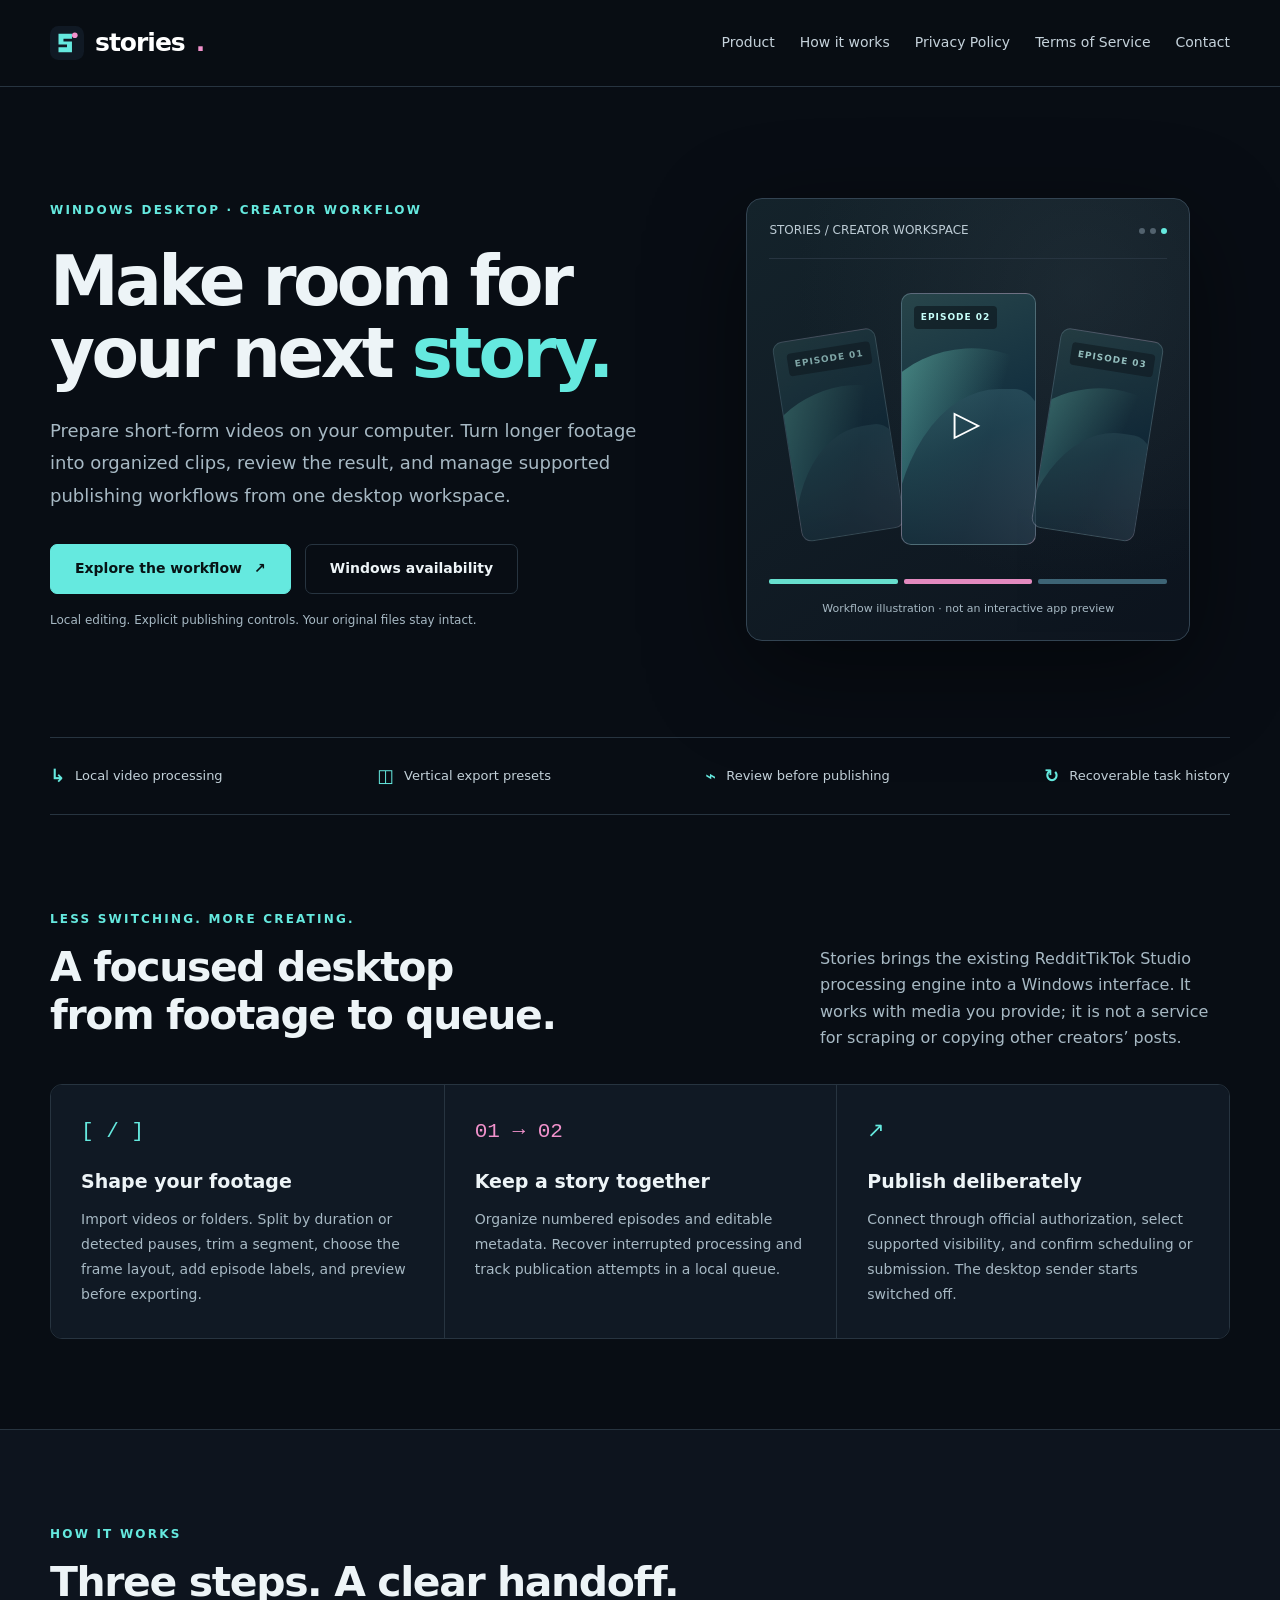
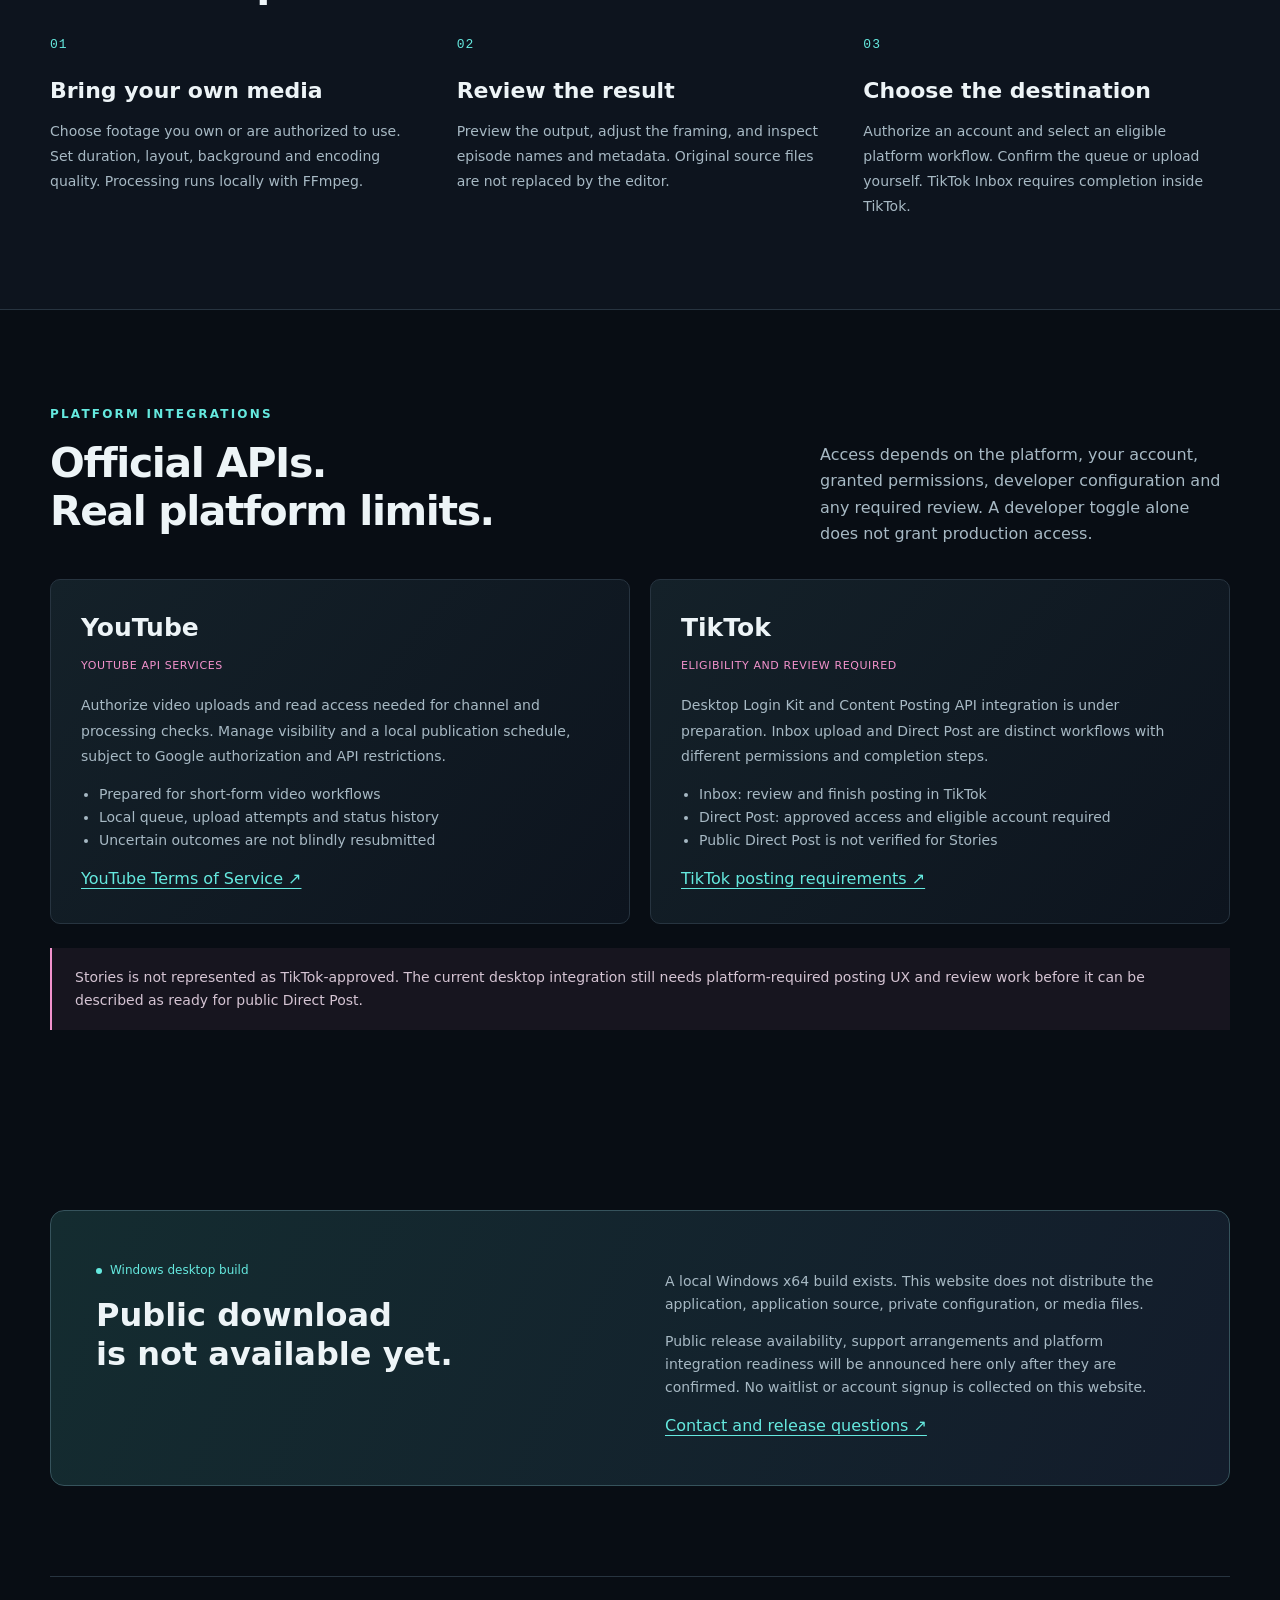
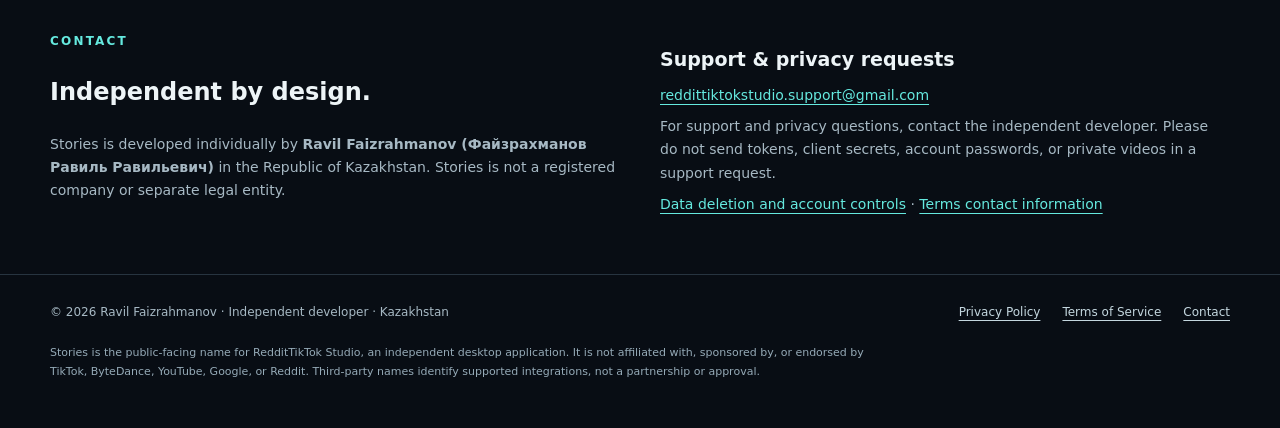
<file: index.html>
<!doctype html>
<html lang="en"><head><meta charset="utf-8"><meta name="viewport" content="width=device-width, initial-scale=1">
<meta name="robots" content="index,follow"><meta name="description" content="Prepare videos locally. Review, organize and schedule through supported official platform APIs.">
<meta name="referrer" content="strict-origin-when-cross-origin"><title>A considered workflow for short-form video · Stories</title>
<link rel="icon" href="favicon.svg" type="image/svg+xml"><link rel="stylesheet" href="styles.css"></head><body>
<a class="skip" href="#main">Skip to content</a>

<header><nav class="wrap nav" aria-label="Main navigation"><a class="brand" href="index.html" aria-label="Stories home"><img src="favicon.svg" alt="" width="34" height="34">stories<span aria-hidden="true" style="color:var(--pink)">.</span></a>
<div class="nav-links"><a href="index.html#features">Product</a><a href="index.html#workflow">How it works</a><a href="privacy.html" >Privacy Policy</a><a href="terms.html" >Terms of Service</a><a href="index.html#contact">Contact</a></div></nav></header>
<main id="main"><div class="wrap"><section class="hero" aria-labelledby="hero-title"><div><span class="eyebrow">Windows desktop · Creator workflow</span><h1 id="hero-title">Make room for<br>your next <span>story.</span></h1>
<p class="intro">Prepare short-form videos on your computer. Turn longer footage into organized clips, review the result, and manage supported publishing workflows from one desktop workspace.</p>
<div class="actions"><a class="button primary" href="#workflow">Explore the workflow <span aria-hidden="true">↗</span></a><a class="button" href="#availability">Windows availability</a></div><p class="micro">Local editing. Explicit publishing controls. Your original files stay intact.</p></div>
<figure class="hero-art" aria-label="Illustration of a video split into three episodes"><div class="art-top"><span>STORIES / CREATOR WORKSPACE</span><span class="dots" aria-hidden="true"><i></i><i></i><i></i></span></div><div class="art-stage" aria-hidden="true"><div class="video-card"><span class="episode">EPISODE 01</span></div><div class="video-card"><span class="episode">EPISODE 02</span><span class="play">▷</span></div><div class="video-card"><span class="episode">EPISODE 03</span></div></div><div class="art-bottom" aria-hidden="true"><span></span><span></span><span></span></div><figcaption class="art-caption">Workflow illustration · not an interactive app preview</figcaption></figure></section>
<div class="strip" aria-label="Product principles"><span><b aria-hidden="true">↳</b> Local video processing</span><span><b aria-hidden="true">◫</b> Vertical export presets</span><span><b aria-hidden="true">⌁</b> Review before publishing</span><span><b aria-hidden="true">↻</b> Recoverable task history</span></div>
<section class="section" id="features"><div class="section-head"><div><span class="eyebrow">Less switching. More creating.</span><h2>A focused desktop<br>from footage to queue.</h2></div><p>Stories brings the existing RedditTikTok Studio processing engine into a Windows interface. It works with media you provide; it is not a service for scraping or copying other creators’ posts.</p></div>
<div class="features"><article class="feature"><span class="icon" aria-hidden="true">[ / ]</span><h3>Shape your footage</h3><p>Import videos or folders. Split by duration or detected pauses, trim a segment, choose the frame layout, add episode labels, and preview before exporting.</p></article><article class="feature"><span class="icon" aria-hidden="true">01 → 02</span><h3>Keep a story together</h3><p>Organize numbered episodes and editable metadata. Recover interrupted processing and track publication attempts in a local queue.</p></article><article class="feature"><span class="icon" aria-hidden="true">↗</span><h3>Publish deliberately</h3><p>Connect through official authorization, select supported visibility, and confirm scheduling or submission. The desktop sender starts switched off.</p></article></div></section></div>
<div class="process"><section class="wrap section" id="workflow"><span class="eyebrow">How it works</span><h2 class="large">Three steps. A clear handoff.</h2><div class="steps"><article class="step"><h3>Bring your own media</h3><p>Choose footage you own or are authorized to use. Set duration, layout, background and encoding quality. Processing runs locally with FFmpeg.</p></article><article class="step"><h3>Review the result</h3><p>Preview the output, adjust the framing, and inspect episode names and metadata. Original source files are not replaced by the editor.</p></article><article class="step"><h3>Choose the destination</h3><p>Authorize an account and select an eligible platform workflow. Confirm the queue or upload yourself. TikTok Inbox requires completion inside TikTok.</p></article></div></section></div>
<div class="wrap"><section class="section" id="platforms"><div class="section-head"><div><span class="eyebrow">Platform integrations</span><h2>Official APIs.<br>Real platform limits.</h2></div><p>Access depends on the platform, your account, granted permissions, developer configuration and any required review. A developer toggle alone does not grant production access.</p></div><div class="platforms"><article class="platform"><h3>YouTube</h3><span class="tag">YouTube API Services</span><p>Authorize video uploads and read access needed for channel and processing checks. Manage visibility and a local publication schedule, subject to Google authorization and API restrictions.</p><ul><li>Prepared for short-form video workflows</li><li>Local queue, upload attempts and status history</li><li>Uncertain outcomes are not blindly resubmitted</li></ul><a href="https://www.youtube.com/t/terms">YouTube Terms of Service ↗</a></article><article class="platform"><h3>TikTok</h3><span class="tag">Eligibility and review required</span><p>Desktop Login Kit and Content Posting API integration is under preparation. Inbox upload and Direct Post are distinct workflows with different permissions and completion steps.</p><ul><li>Inbox: review and finish posting in TikTok</li><li>Direct Post: approved access and eligible account required</li><li>Public Direct Post is not verified for Stories</li></ul><a href="https://developers.tiktok.com/docs/en/content-sharing-guidelines">TikTok posting requirements ↗</a></article></div><aside class="notice">Stories is not represented as TikTok-approved. The current desktop integration still needs platform-required posting UX and review work before it can be described as ready for public Direct Post.</aside></section>
<section class="section" id="availability"><div class="availability"><div><span class="status">Windows desktop build</span><h2>Public download<br>is not available yet.</h2></div><div><p>A local Windows x64 build exists. This website does not distribute the application, application source, private configuration, or media files.</p><p>Public release availability, support arrangements and platform integration readiness will be announced here only after they are confirmed. No waitlist or account signup is collected on this website.</p><a href="#contact">Contact and release questions ↗</a></div></div></section>
<section class="contact-block" id="contact"><div><span class="eyebrow">Contact</span><h2>Independent by design.</h2><p>Stories is developed individually by <strong>Ravil Faizrahmanov (Файзрахманов Равиль Равильевич)</strong> in the Republic of Kazakhstan. Stories is not a registered company or separate legal entity.</p></div><div><h3>Support &amp; privacy requests</h3><p><a href="mailto:reddittiktokstudio.support@gmail.com">reddittiktokstudio.support@gmail.com</a></p><p>For support and privacy questions, contact the independent developer. Please do not send tokens, client secrets, account passwords, or private videos in a support request.</p><p><a href="privacy.html#choices">Data deletion and account controls</a> · <a href="terms.html#contact">Terms contact information</a></p></div></section></div></main><footer><div class="wrap"><div class="footer-row"><span>© 2026 Ravil Faizrahmanov · Independent developer · Kazakhstan</span><div class="footer-links"><a href="privacy.html">Privacy Policy</a><a href="terms.html">Terms of Service</a><a href="index.html#contact">Contact</a></div></div>
<p class="disclaimer">Stories is the public-facing name for RedditTikTok Studio, an independent desktop application. It is not affiliated with, sponsored by, or endorsed by TikTok, ByteDance, YouTube, Google, or Reddit. Third-party names identify supported integrations, not a partnership or approval.</p></div></footer></body></html>
</file>
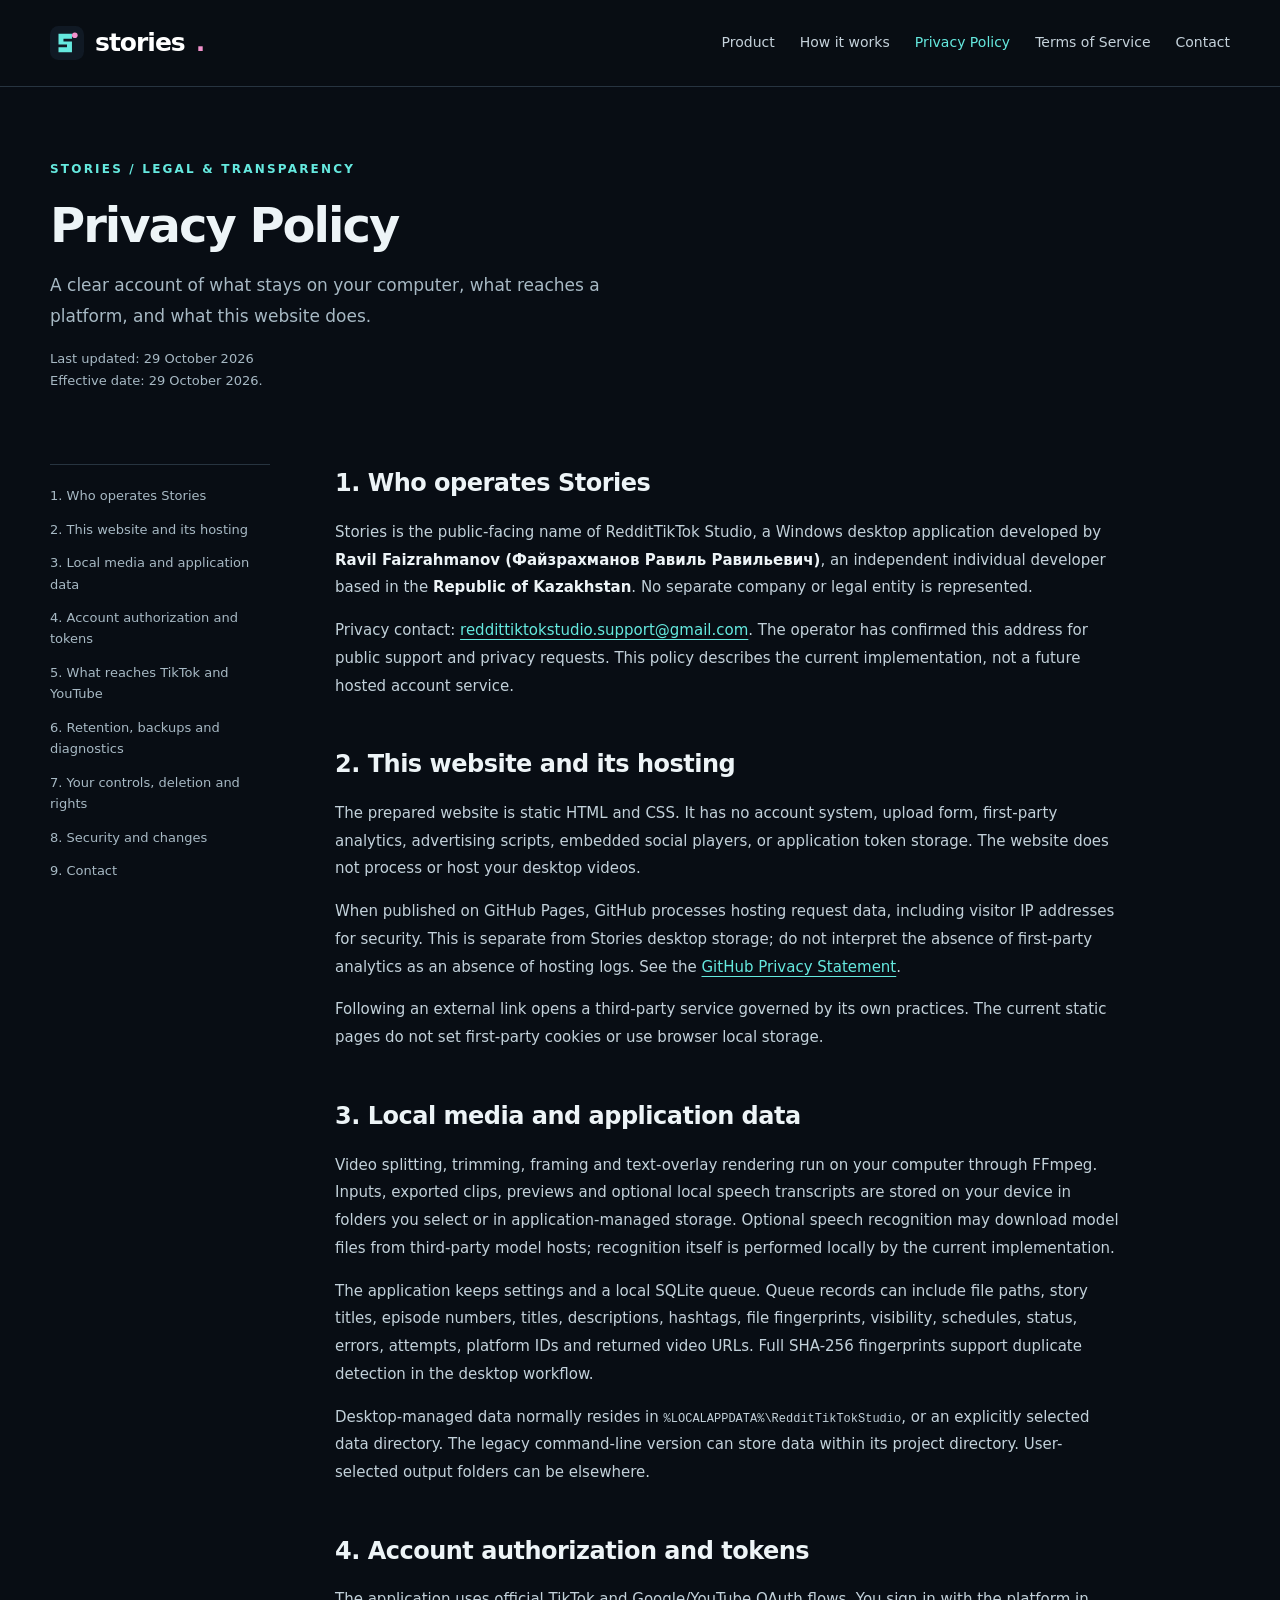
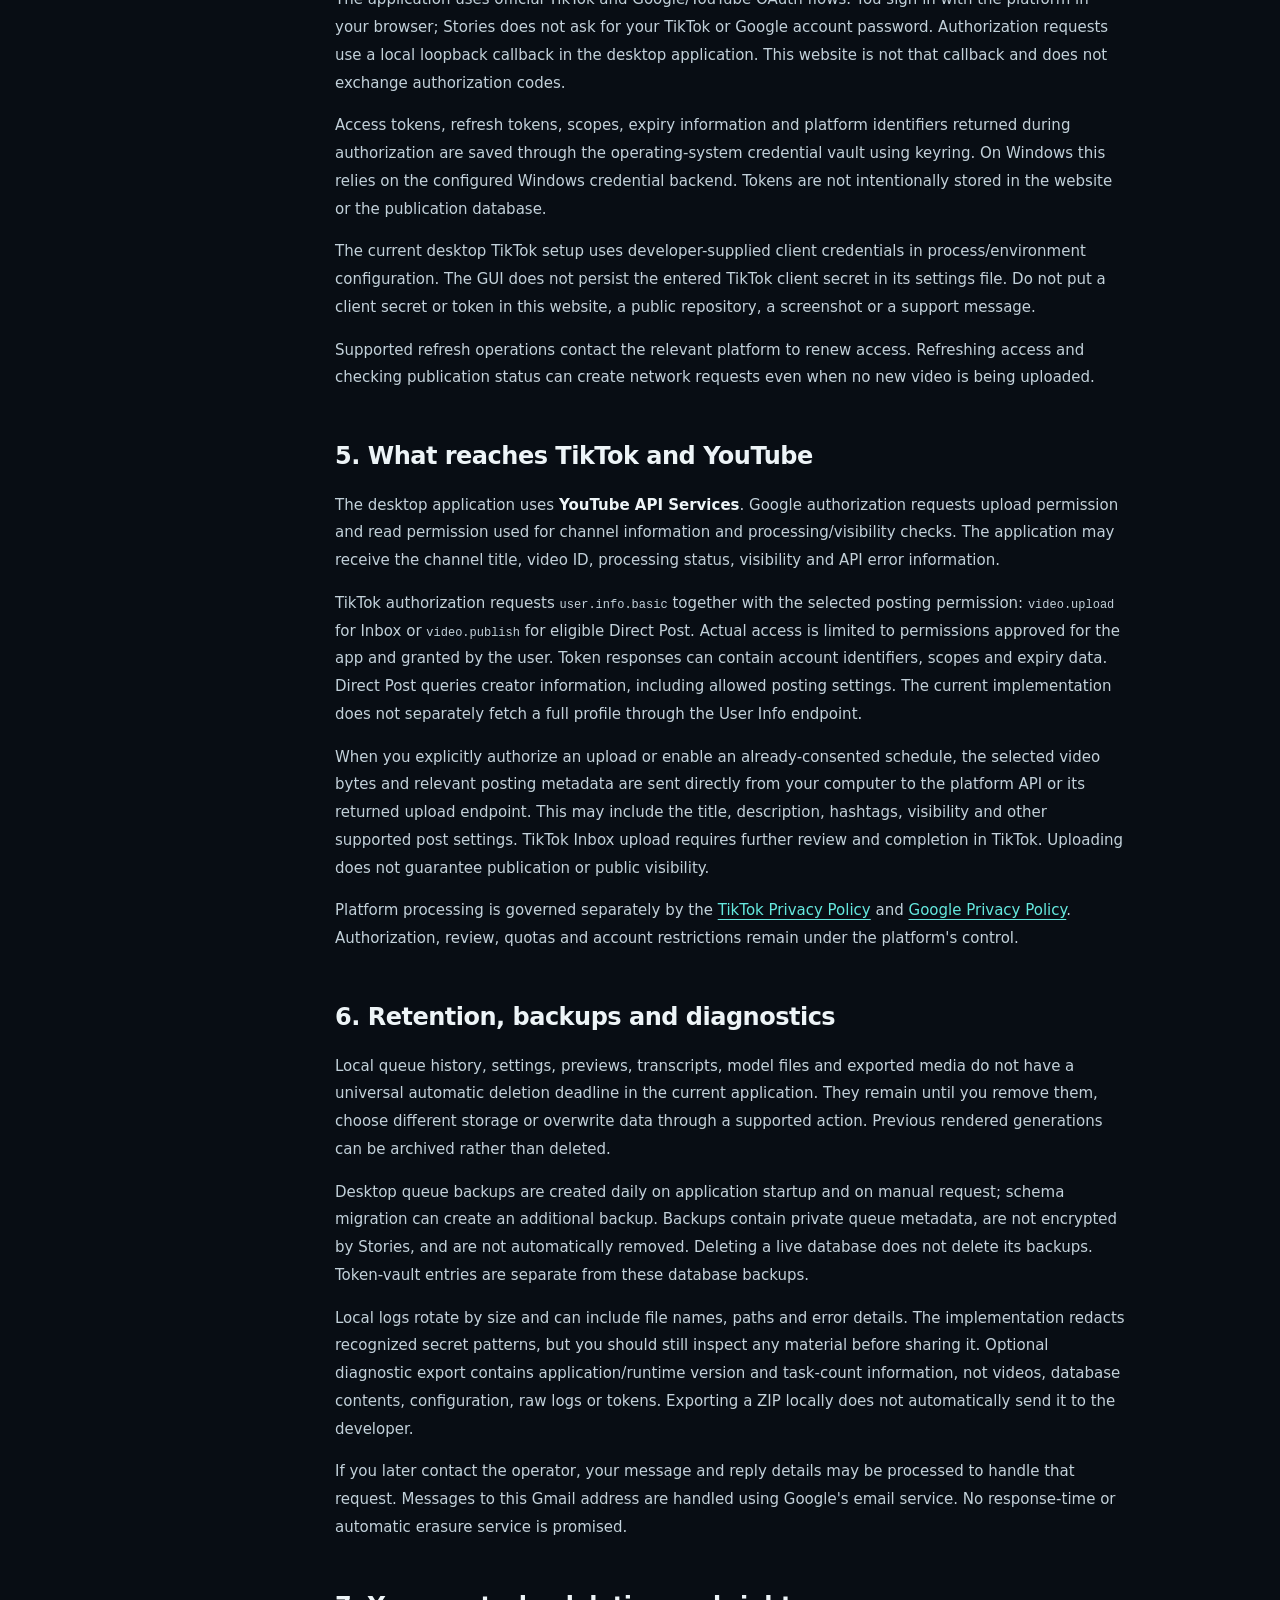
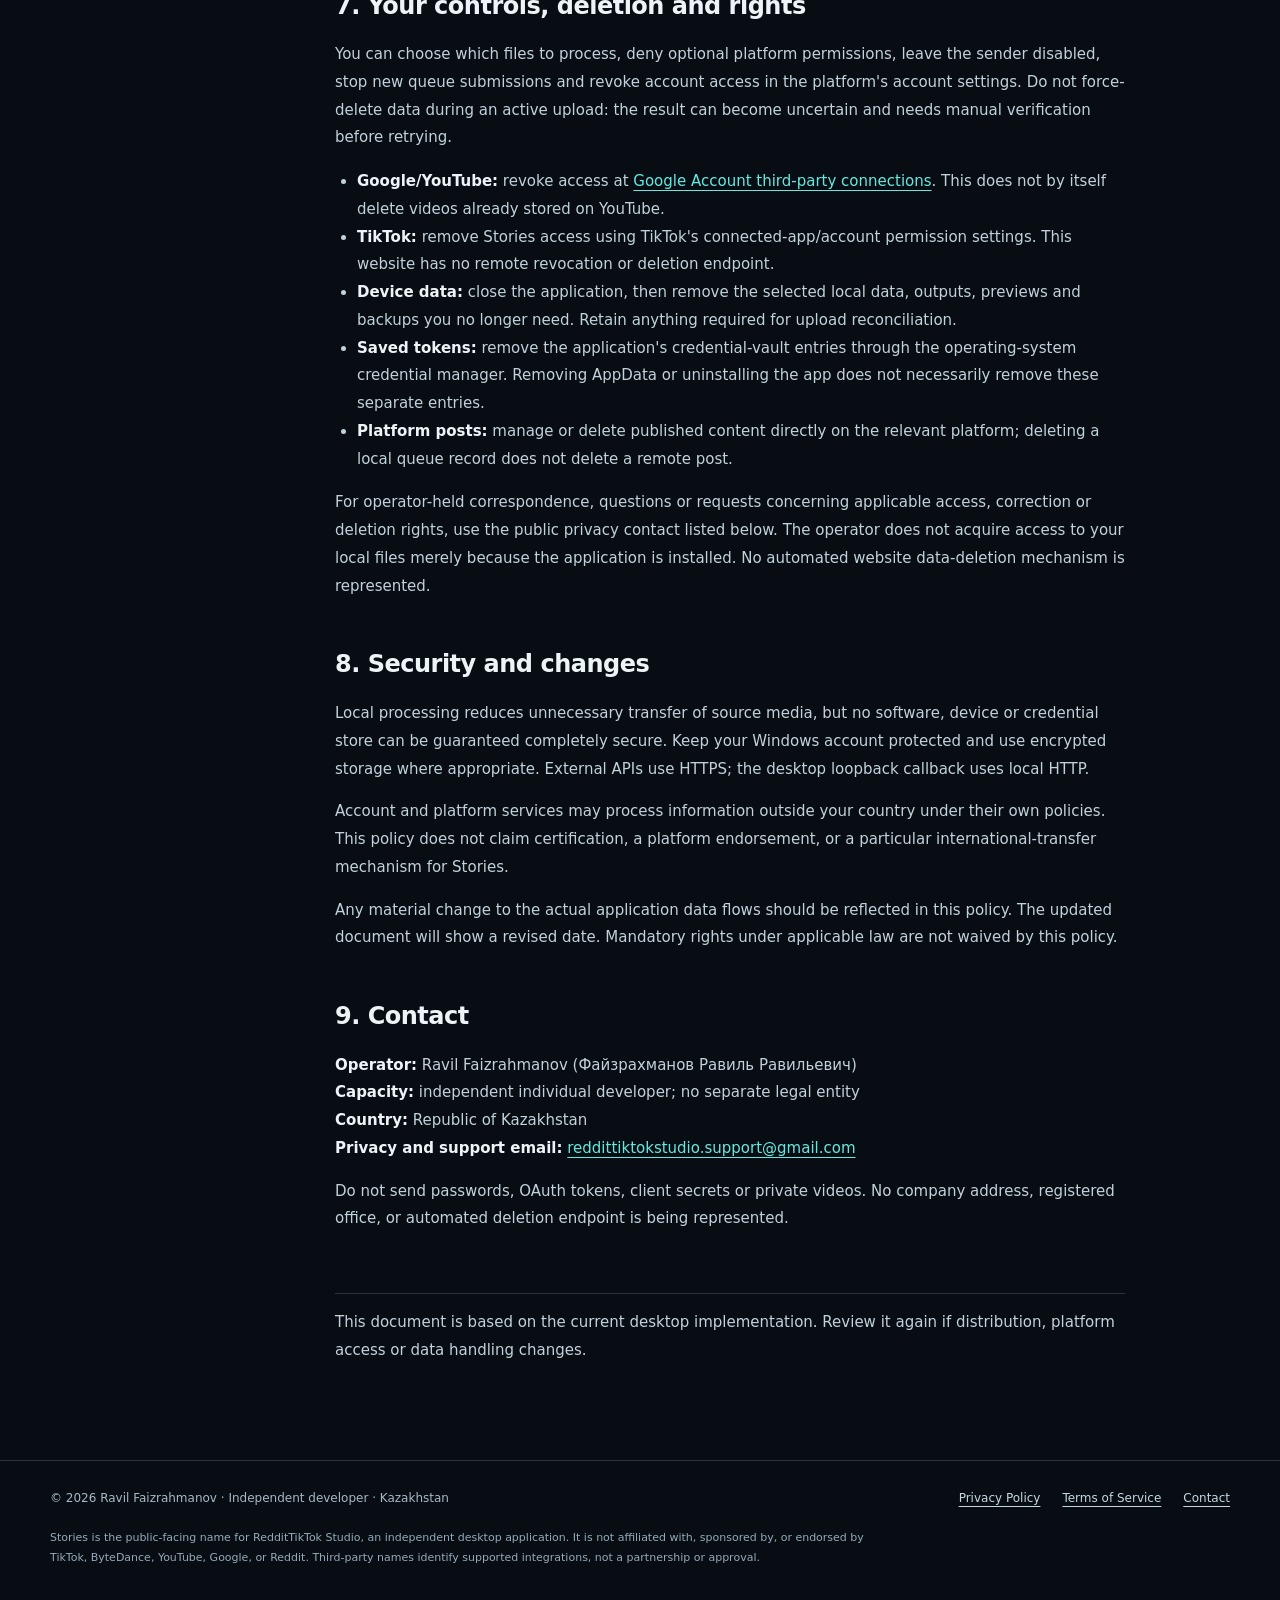
<file: privacy.html>
<!doctype html>
<html lang="en"><head><meta charset="utf-8"><meta name="viewport" content="width=device-width, initial-scale=1">
<meta name="robots" content="index,follow"><meta name="description" content="A clear account of what stays on your computer, what reaches a platform, and what this website does.">
<meta name="referrer" content="strict-origin-when-cross-origin"><title>Privacy Policy · Stories</title>
<link rel="icon" href="favicon.svg" type="image/svg+xml"><link rel="stylesheet" href="styles.css"></head><body>
<a class="skip" href="#main">Skip to content</a>

<header><nav class="wrap nav" aria-label="Main navigation"><a class="brand" href="index.html" aria-label="Stories home"><img src="favicon.svg" alt="" width="34" height="34">stories<span aria-hidden="true" style="color:var(--pink)">.</span></a>
<div class="nav-links"><a href="index.html#features">Product</a><a href="index.html#workflow">How it works</a><a href="privacy.html" aria-current="page">Privacy Policy</a><a href="terms.html" >Terms of Service</a><a href="index.html#contact">Contact</a></div></nav></header><main id="main" class="wrap"><div class="legal-hero"><span class="eyebrow">Stories / Legal &amp; transparency</span><h1>Privacy Policy</h1><p class="intro">A clear account of what stays on your computer, what reaches a platform, and what this website does.</p><p class="legal-date">Last updated: <time datetime="2026-10-29">29 October 2026</time><br>Effective date: <time datetime="2026-10-29">29 October 2026</time>.</p></div><div class="legal-grid"><nav class="toc" aria-label="On this page"><a href="#operator">1. Who operates Stories</a><a href="#website">2. This website and its hosting</a><a href="#desktop">3. Local media and application data</a><a href="#oauth">4. Account authorization and tokens</a><a href="#platform-data">5. What reaches TikTok and YouTube</a><a href="#retention">6. Retention, backups and diagnostics</a><a href="#choices">7. Your controls, deletion and rights</a><a href="#security">8. Security and changes</a><a href="#contact">9. Contact</a></nav><article class="legal-body"><section id="operator"><h2>1. Who operates Stories</h2><p>Stories is the public-facing name of RedditTikTok Studio, a Windows desktop application developed by <strong>Ravil Faizrahmanov (Файзрахманов Равиль Равильевич)</strong>, an independent individual developer based in the <strong>Republic of Kazakhstan</strong>. No separate company or legal entity is represented.</p><p>Privacy contact: <a href="mailto:reddittiktokstudio.support@gmail.com">reddittiktokstudio.support@gmail.com</a>. The operator has confirmed this address for public support and privacy requests. This policy describes the current implementation, not a future hosted account service.</p></section><section id="website"><h2>2. This website and its hosting</h2><p>The prepared website is static HTML and CSS. It has no account system, upload form, first-party analytics, advertising scripts, embedded social players, or application token storage. The website does not process or host your desktop videos.</p><p>When published on GitHub Pages, GitHub processes hosting request data, including visitor IP addresses for security. This is separate from Stories desktop storage; do not interpret the absence of first-party analytics as an absence of hosting logs. See the <a href="https://docs.github.com/en/site-policy/privacy-policies/github-general-privacy-statement">GitHub Privacy Statement</a>.</p><p>Following an external link opens a third-party service governed by its own practices. The current static pages do not set first-party cookies or use browser local storage.</p></section><section id="desktop"><h2>3. Local media and application data</h2><p>Video splitting, trimming, framing and text-overlay rendering run on your computer through FFmpeg. Inputs, exported clips, previews and optional local speech transcripts are stored on your device in folders you select or in application-managed storage. Optional speech recognition may download model files from third-party model hosts; recognition itself is performed locally by the current implementation.</p><p>The application keeps settings and a local SQLite queue. Queue records can include file paths, story titles, episode numbers, titles, descriptions, hashtags, file fingerprints, visibility, schedules, status, errors, attempts, platform IDs and returned video URLs. Full SHA-256 fingerprints support duplicate detection in the desktop workflow.</p><p>Desktop-managed data normally resides in <code>%LOCALAPPDATA%\RedditTikTokStudio</code>, or an explicitly selected data directory. The legacy command-line version can store data within its project directory. User-selected output folders can be elsewhere.</p></section><section id="oauth"><h2>4. Account authorization and tokens</h2><p>The application uses official TikTok and Google/YouTube OAuth flows. You sign in with the platform in your browser; Stories does not ask for your TikTok or Google account password. Authorization requests use a local loopback callback in the desktop application. This website is not that callback and does not exchange authorization codes.</p><p>Access tokens, refresh tokens, scopes, expiry information and platform identifiers returned during authorization are saved through the operating-system credential vault using keyring. On Windows this relies on the configured Windows credential backend. Tokens are not intentionally stored in the website or the publication database.</p><p>The current desktop TikTok setup uses developer-supplied client credentials in process/environment configuration. The GUI does not persist the entered TikTok client secret in its settings file. Do not put a client secret or token in this website, a public repository, a screenshot or a support message.</p><p>Supported refresh operations contact the relevant platform to renew access. Refreshing access and checking publication status can create network requests even when no new video is being uploaded.</p></section><section id="platform-data"><h2>5. What reaches TikTok and YouTube</h2><p>The desktop application uses <strong>YouTube API Services</strong>. Google authorization requests upload permission and read permission used for channel information and processing/visibility checks. The application may receive the channel title, video ID, processing status, visibility and API error information.</p><p>TikTok authorization requests <code>user.info.basic</code> together with the selected posting permission: <code>video.upload</code> for Inbox or <code>video.publish</code> for eligible Direct Post. Actual access is limited to permissions approved for the app and granted by the user. Token responses can contain account identifiers, scopes and expiry data. Direct Post queries creator information, including allowed posting settings. The current implementation does not separately fetch a full profile through the User Info endpoint.</p><p>When you explicitly authorize an upload or enable an already-consented schedule, the selected video bytes and relevant posting metadata are sent directly from your computer to the platform API or its returned upload endpoint. This may include the title, description, hashtags, visibility and other supported post settings. TikTok Inbox upload requires further review and completion in TikTok. Uploading does not guarantee publication or public visibility.</p><p>Platform processing is governed separately by the <a href="https://www.tiktok.com/legal/page/row/privacy-policy/en">TikTok Privacy Policy</a> and <a href="https://policies.google.com/privacy">Google Privacy Policy</a>. Authorization, review, quotas and account restrictions remain under the platform's control.</p></section><section id="retention"><h2>6. Retention, backups and diagnostics</h2><p>Local queue history, settings, previews, transcripts, model files and exported media do not have a universal automatic deletion deadline in the current application. They remain until you remove them, choose different storage or overwrite data through a supported action. Previous rendered generations can be archived rather than deleted.</p><p>Desktop queue backups are created daily on application startup and on manual request; schema migration can create an additional backup. Backups contain private queue metadata, are not encrypted by Stories, and are not automatically removed. Deleting a live database does not delete its backups. Token-vault entries are separate from these database backups.</p><p>Local logs rotate by size and can include file names, paths and error details. The implementation redacts recognized secret patterns, but you should still inspect any material before sharing it. Optional diagnostic export contains application/runtime version and task-count information, not videos, database contents, configuration, raw logs or tokens. Exporting a ZIP locally does not automatically send it to the developer.</p><p>If you later contact the operator, your message and reply details may be processed to handle that request. Messages to this Gmail address are handled using Google's email service. No response-time or automatic erasure service is promised.</p></section><section id="choices"><h2>7. Your controls, deletion and rights</h2><p>You can choose which files to process, deny optional platform permissions, leave the sender disabled, stop new queue submissions and revoke account access in the platform's account settings. Do not force-delete data during an active upload: the result can become uncertain and needs manual verification before retrying.</p><ul><li><strong>Google/YouTube:</strong> revoke access at <a href="https://myaccount.google.com/permissions">Google Account third-party connections</a>. This does not by itself delete videos already stored on YouTube.</li><li><strong>TikTok:</strong> remove Stories access using TikTok's connected-app/account permission settings. This website has no remote revocation or deletion endpoint.</li><li><strong>Device data:</strong> close the application, then remove the selected local data, outputs, previews and backups you no longer need. Retain anything required for upload reconciliation.</li><li><strong>Saved tokens:</strong> remove the application's credential-vault entries through the operating-system credential manager. Removing AppData or uninstalling the app does not necessarily remove these separate entries.</li><li><strong>Platform posts:</strong> manage or delete published content directly on the relevant platform; deleting a local queue record does not delete a remote post.</li></ul><p>For operator-held correspondence, questions or requests concerning applicable access, correction or deletion rights, use the public privacy contact listed below. The operator does not acquire access to your local files merely because the application is installed. No automated website data-deletion mechanism is represented.</p></section><section id="security"><h2>8. Security and changes</h2><p>Local processing reduces unnecessary transfer of source media, but no software, device or credential store can be guaranteed completely secure. Keep your Windows account protected and use encrypted storage where appropriate. External APIs use HTTPS; the desktop loopback callback uses local HTTP.</p><p>Account and platform services may process information outside your country under their own policies. This policy does not claim certification, a platform endorsement, or a particular international-transfer mechanism for Stories.</p><p>Any material change to the actual application data flows should be reflected in this policy. The updated document will show a revised date. Mandatory rights under applicable law are not waived by this policy.</p></section><section id="contact"><h2>9. Contact</h2><p><strong>Operator:</strong> Ravil Faizrahmanov (Файзрахманов Равиль Равильевич)<br><strong>Capacity:</strong> independent individual developer; no separate legal entity<br><strong>Country:</strong> Republic of Kazakhstan<br><strong>Privacy and support email:</strong> <a href="mailto:reddittiktokstudio.support@gmail.com">reddittiktokstudio.support@gmail.com</a></p><p>Do not send passwords, OAuth tokens, client secrets or private videos. No company address, registered office, or automated deletion endpoint is being represented.</p></section><p class="version-note">This document is based on the current desktop implementation. Review it again if distribution, platform access or data handling changes.</p></article></div></main><footer><div class="wrap"><div class="footer-row"><span>© 2026 Ravil Faizrahmanov · Independent developer · Kazakhstan</span><div class="footer-links"><a href="privacy.html">Privacy Policy</a><a href="terms.html">Terms of Service</a><a href="index.html#contact">Contact</a></div></div>
<p class="disclaimer">Stories is the public-facing name for RedditTikTok Studio, an independent desktop application. It is not affiliated with, sponsored by, or endorsed by TikTok, ByteDance, YouTube, Google, or Reddit. Third-party names identify supported integrations, not a partnership or approval.</p></div></footer></body></html>
</file>
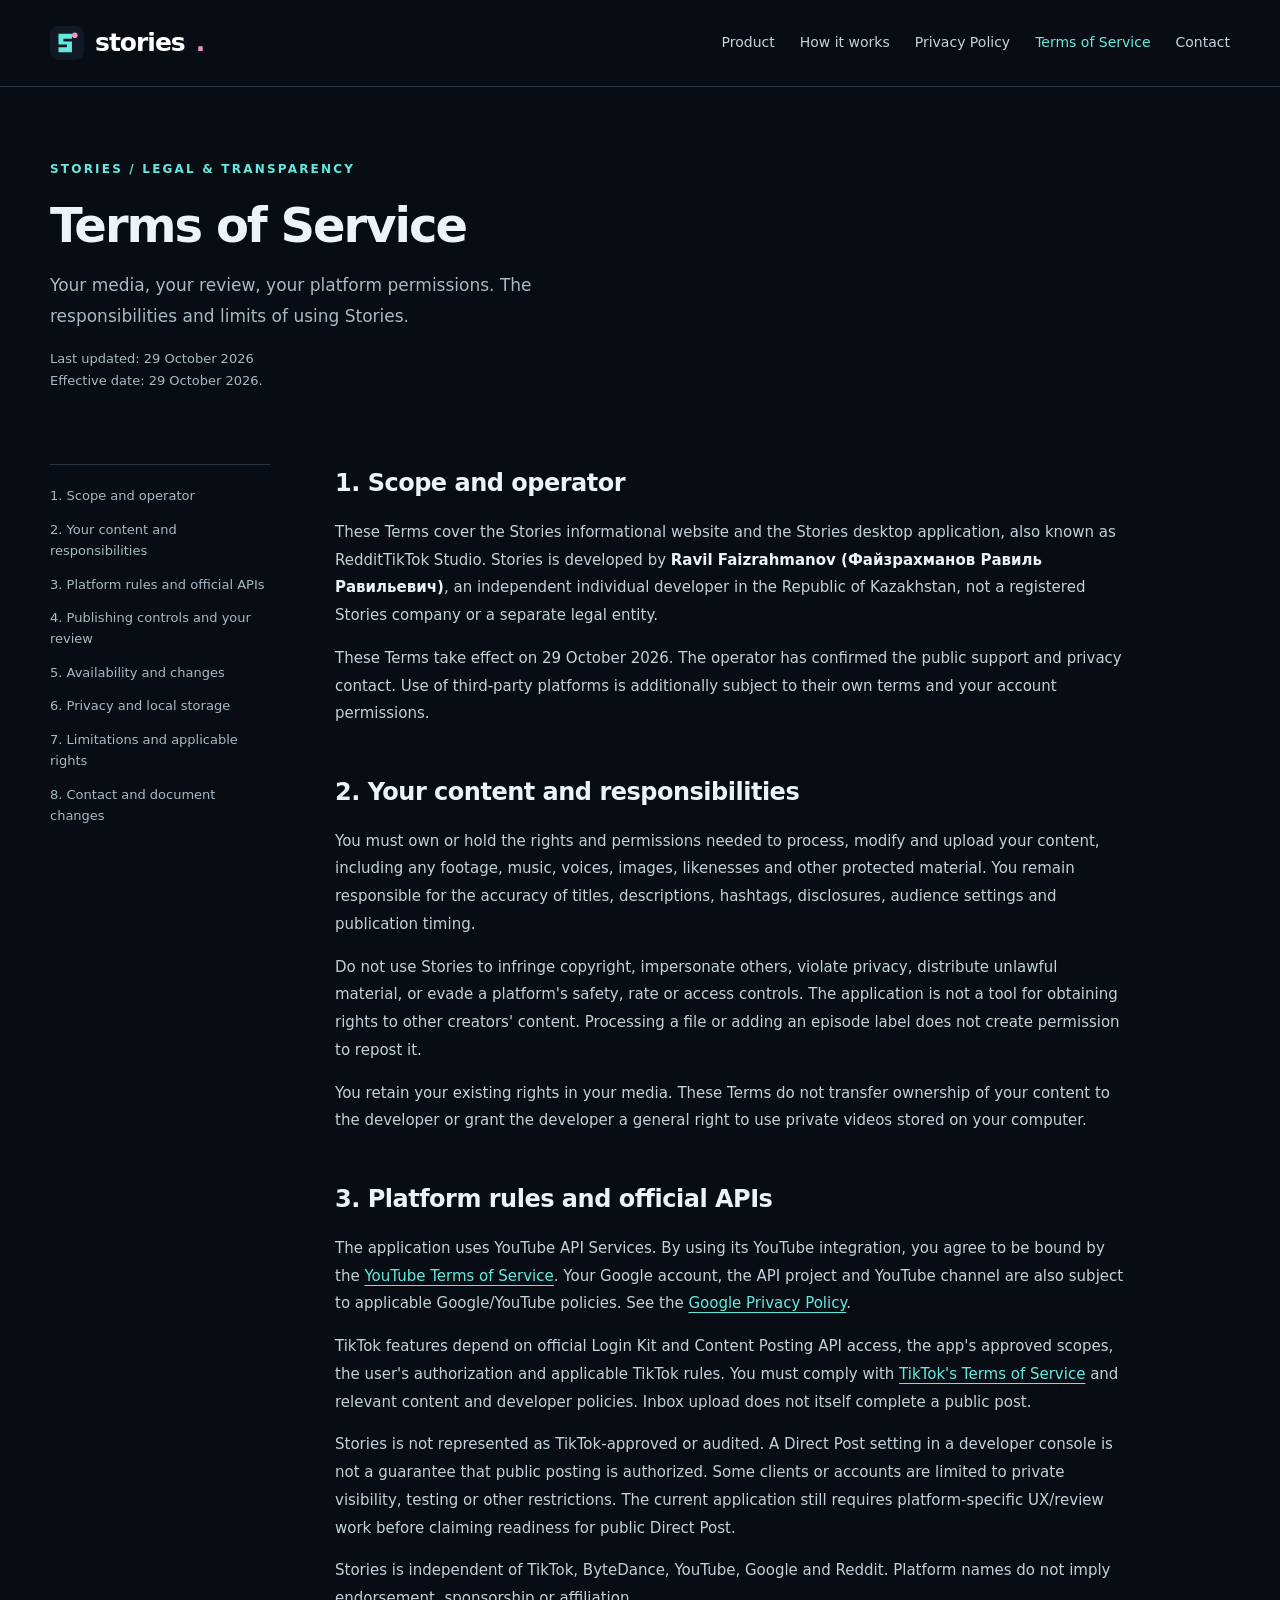
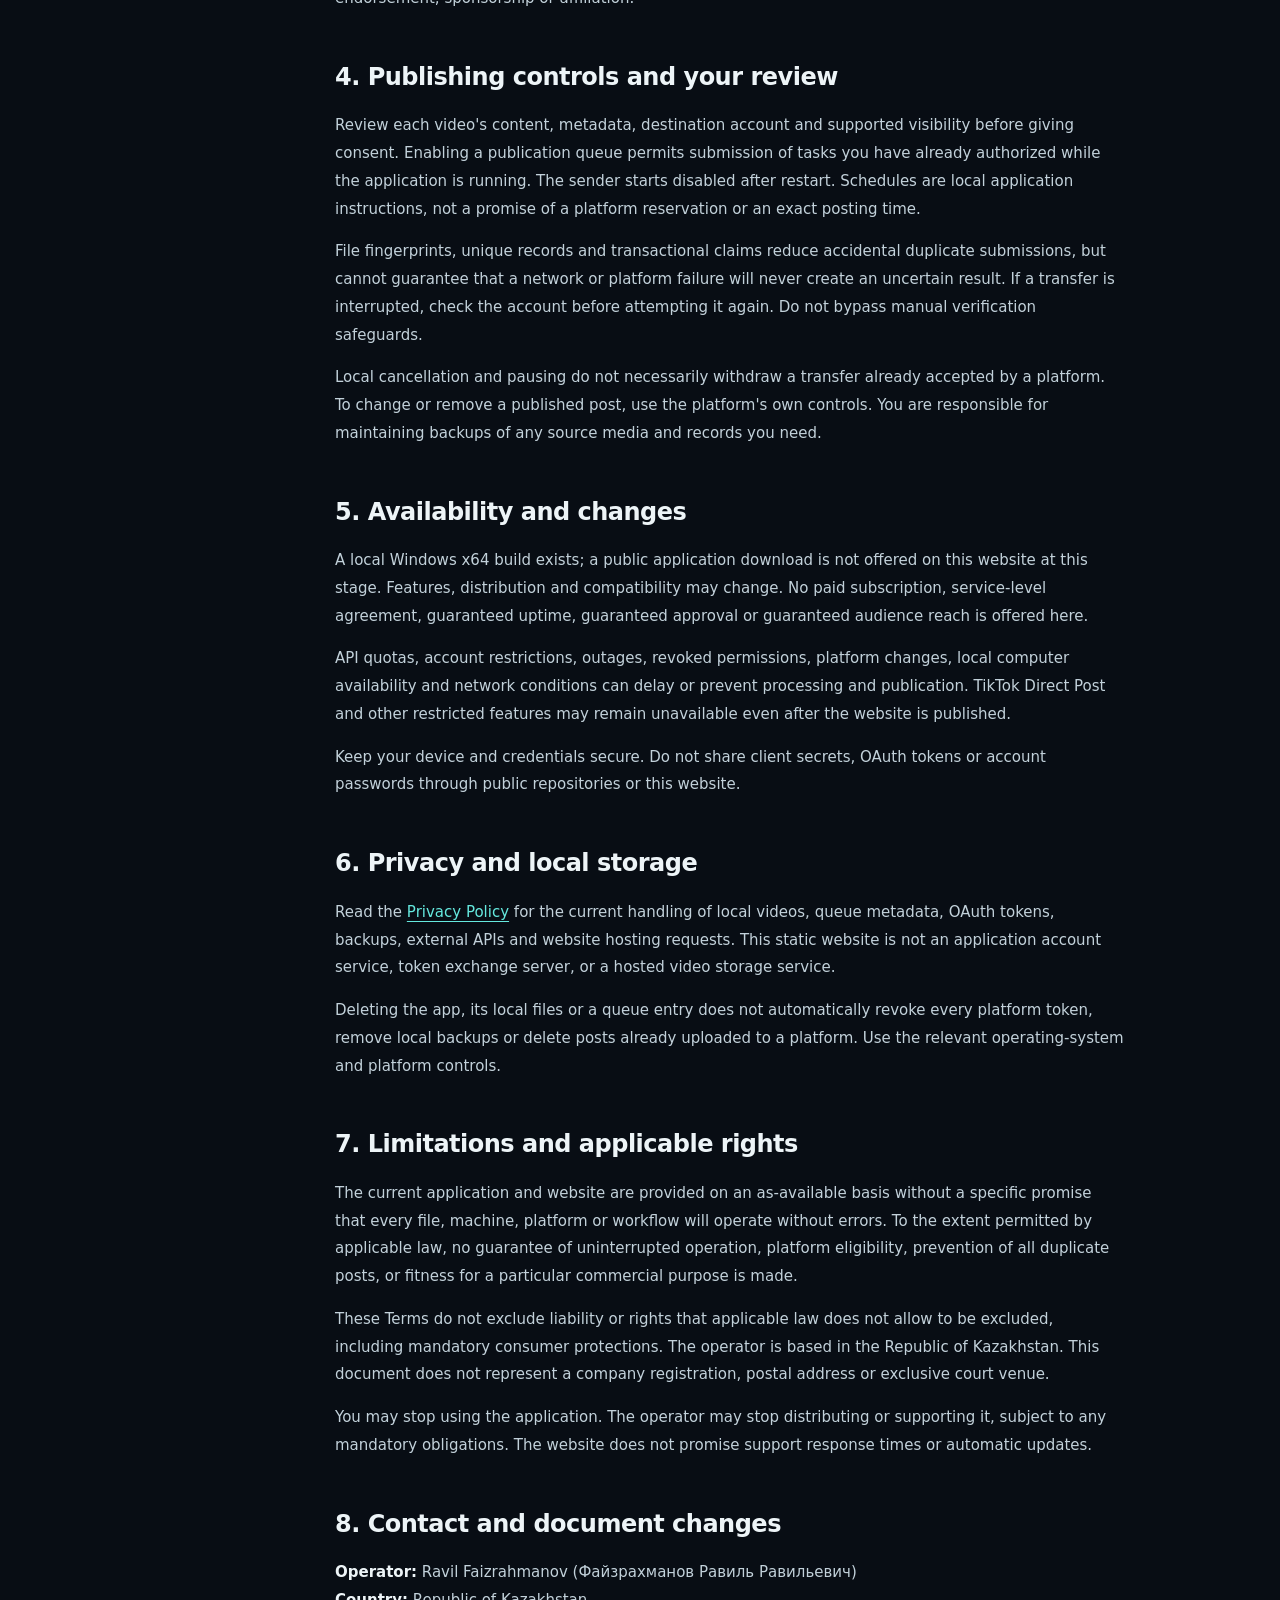
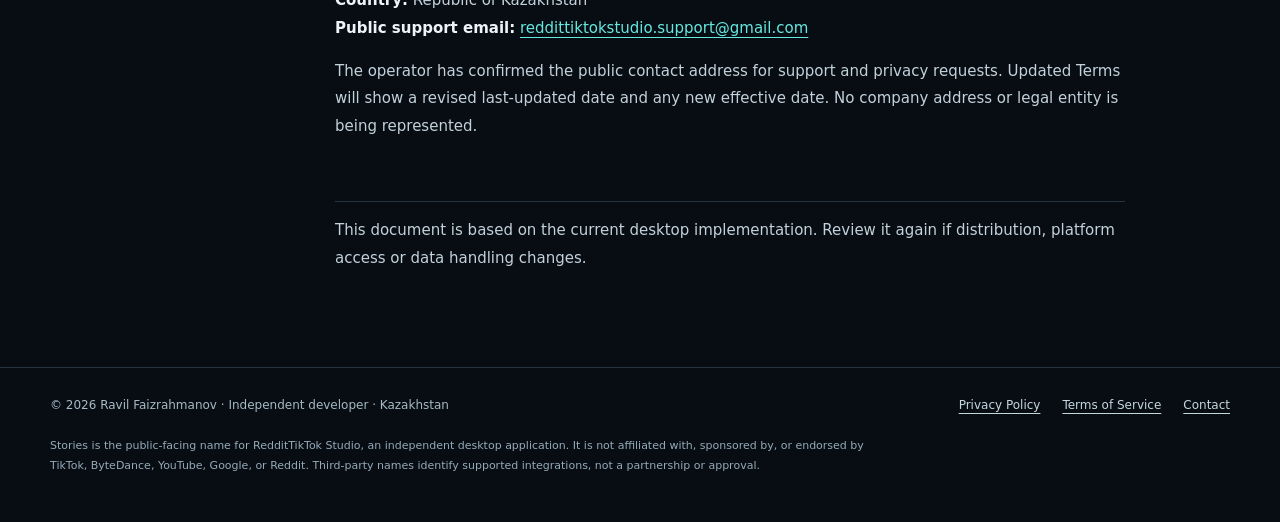
<file: terms.html>
<!doctype html>
<html lang="en"><head><meta charset="utf-8"><meta name="viewport" content="width=device-width, initial-scale=1">
<meta name="robots" content="index,follow"><meta name="description" content="Your media, your review, your platform permissions. The responsibilities and limits of using Stories.">
<meta name="referrer" content="strict-origin-when-cross-origin"><title>Terms of Service · Stories</title>
<link rel="icon" href="favicon.svg" type="image/svg+xml"><link rel="stylesheet" href="styles.css"></head><body>
<a class="skip" href="#main">Skip to content</a>

<header><nav class="wrap nav" aria-label="Main navigation"><a class="brand" href="index.html" aria-label="Stories home"><img src="favicon.svg" alt="" width="34" height="34">stories<span aria-hidden="true" style="color:var(--pink)">.</span></a>
<div class="nav-links"><a href="index.html#features">Product</a><a href="index.html#workflow">How it works</a><a href="privacy.html" >Privacy Policy</a><a href="terms.html" aria-current="page">Terms of Service</a><a href="index.html#contact">Contact</a></div></nav></header><main id="main" class="wrap"><div class="legal-hero"><span class="eyebrow">Stories / Legal &amp; transparency</span><h1>Terms of Service</h1><p class="intro">Your media, your review, your platform permissions. The responsibilities and limits of using Stories.</p><p class="legal-date">Last updated: <time datetime="2026-10-29">29 October 2026</time><br>Effective date: <time datetime="2026-10-29">29 October 2026</time>.</p></div><div class="legal-grid"><nav class="toc" aria-label="On this page"><a href="#operator">1. Scope and operator</a><a href="#responsibilities">2. Your content and responsibilities</a><a href="#platforms">3. Platform rules and official APIs</a><a href="#control">4. Publishing controls and your review</a><a href="#availability">5. Availability and changes</a><a href="#privacy">6. Privacy and local storage</a><a href="#limitations">7. Limitations and applicable rights</a><a href="#contact">8. Contact and document changes</a></nav><article class="legal-body"><section id="operator"><h2>1. Scope and operator</h2><p>These Terms cover the Stories informational website and the Stories desktop application, also known as RedditTikTok Studio. Stories is developed by <strong>Ravil Faizrahmanov (Файзрахманов Равиль Равильевич)</strong>, an independent individual developer in the Republic of Kazakhstan, not a registered Stories company or a separate legal entity.</p><p>These Terms take effect on 29 October 2026. The operator has confirmed the public support and privacy contact. Use of third-party platforms is additionally subject to their own terms and your account permissions.</p></section><section id="responsibilities"><h2>2. Your content and responsibilities</h2><p>You must own or hold the rights and permissions needed to process, modify and upload your content, including any footage, music, voices, images, likenesses and other protected material. You remain responsible for the accuracy of titles, descriptions, hashtags, disclosures, audience settings and publication timing.</p><p>Do not use Stories to infringe copyright, impersonate others, violate privacy, distribute unlawful material, or evade a platform's safety, rate or access controls. The application is not a tool for obtaining rights to other creators' content. Processing a file or adding an episode label does not create permission to repost it.</p><p>You retain your existing rights in your media. These Terms do not transfer ownership of your content to the developer or grant the developer a general right to use private videos stored on your computer.</p></section><section id="platforms"><h2>3. Platform rules and official APIs</h2><p>The application uses YouTube API Services. By using its YouTube integration, you agree to be bound by the <a href="https://www.youtube.com/t/terms">YouTube Terms of Service</a>. Your Google account, the API project and YouTube channel are also subject to applicable Google/YouTube policies. See the <a href="https://policies.google.com/privacy">Google Privacy Policy</a>.</p><p>TikTok features depend on official Login Kit and Content Posting API access, the app's approved scopes, the user's authorization and applicable TikTok rules. You must comply with <a href="https://www.tiktok.com/legal/page/row/terms-of-service/en">TikTok's Terms of Service</a> and relevant content and developer policies. Inbox upload does not itself complete a public post.</p><p>Stories is not represented as TikTok-approved or audited. A Direct Post setting in a developer console is not a guarantee that public posting is authorized. Some clients or accounts are limited to private visibility, testing or other restrictions. The current application still requires platform-specific UX/review work before claiming readiness for public Direct Post.</p><p>Stories is independent of TikTok, ByteDance, YouTube, Google and Reddit. Platform names do not imply endorsement, sponsorship or affiliation.</p></section><section id="control"><h2>4. Publishing controls and your review</h2><p>Review each video's content, metadata, destination account and supported visibility before giving consent. Enabling a publication queue permits submission of tasks you have already authorized while the application is running. The sender starts disabled after restart. Schedules are local application instructions, not a promise of a platform reservation or an exact posting time.</p><p>File fingerprints, unique records and transactional claims reduce accidental duplicate submissions, but cannot guarantee that a network or platform failure will never create an uncertain result. If a transfer is interrupted, check the account before attempting it again. Do not bypass manual verification safeguards.</p><p>Local cancellation and pausing do not necessarily withdraw a transfer already accepted by a platform. To change or remove a published post, use the platform's own controls. You are responsible for maintaining backups of any source media and records you need.</p></section><section id="availability"><h2>5. Availability and changes</h2><p>A local Windows x64 build exists; a public application download is not offered on this website at this stage. Features, distribution and compatibility may change. No paid subscription, service-level agreement, guaranteed uptime, guaranteed approval or guaranteed audience reach is offered here.</p><p>API quotas, account restrictions, outages, revoked permissions, platform changes, local computer availability and network conditions can delay or prevent processing and publication. TikTok Direct Post and other restricted features may remain unavailable even after the website is published.</p><p>Keep your device and credentials secure. Do not share client secrets, OAuth tokens or account passwords through public repositories or this website.</p></section><section id="privacy"><h2>6. Privacy and local storage</h2><p>Read the <a href="privacy.html">Privacy Policy</a> for the current handling of local videos, queue metadata, OAuth tokens, backups, external APIs and website hosting requests. This static website is not an application account service, token exchange server, or a hosted video storage service.</p><p>Deleting the app, its local files or a queue entry does not automatically revoke every platform token, remove local backups or delete posts already uploaded to a platform. Use the relevant operating-system and platform controls.</p></section><section id="limitations"><h2>7. Limitations and applicable rights</h2><p>The current application and website are provided on an as-available basis without a specific promise that every file, machine, platform or workflow will operate without errors. To the extent permitted by applicable law, no guarantee of uninterrupted operation, platform eligibility, prevention of all duplicate posts, or fitness for a particular commercial purpose is made.</p><p>These Terms do not exclude liability or rights that applicable law does not allow to be excluded, including mandatory consumer protections. The operator is based in the Republic of Kazakhstan. This document does not represent a company registration, postal address or exclusive court venue.</p><p>You may stop using the application. The operator may stop distributing or supporting it, subject to any mandatory obligations. The website does not promise support response times or automatic updates.</p></section><section id="contact"><h2>8. Contact and document changes</h2><p><strong>Operator:</strong> Ravil Faizrahmanov (Файзрахманов Равиль Равильевич)<br><strong>Country:</strong> Republic of Kazakhstan<br><strong>Public support email:</strong> <a href="mailto:reddittiktokstudio.support@gmail.com">reddittiktokstudio.support@gmail.com</a></p><p>The operator has confirmed the public contact address for support and privacy requests. Updated Terms will show a revised last-updated date and any new effective date. No company address or legal entity is being represented.</p></section><p class="version-note">This document is based on the current desktop implementation. Review it again if distribution, platform access or data handling changes.</p></article></div></main><footer><div class="wrap"><div class="footer-row"><span>© 2026 Ravil Faizrahmanov · Independent developer · Kazakhstan</span><div class="footer-links"><a href="privacy.html">Privacy Policy</a><a href="terms.html">Terms of Service</a><a href="index.html#contact">Contact</a></div></div>
<p class="disclaimer">Stories is the public-facing name for RedditTikTok Studio, an independent desktop application. It is not affiliated with, sponsored by, or endorsed by TikTok, ByteDance, YouTube, Google, or Reddit. Third-party names identify supported integrations, not a partnership or approval.</p></div></footer></body></html>
</file>
<file: styles.css>
@charset "UTF-8";
:root{color-scheme:dark;--bg:#080d14;--panel:#101924;--line:#273440;--text:#edf4f7;--muted:#a7b9c4;--cyan:#65e9df;--pink:#f292cc;--max:1180px}
*{box-sizing:border-box}html{scroll-behavior:smooth;scroll-padding-top:95px}body{margin:0;background:var(--bg);color:var(--text);font:16px/1.65 system-ui,-apple-system,"Segoe UI",sans-serif}a{color:var(--cyan);text-decoration-thickness:1px;text-underline-offset:4px}a:hover{color:white}button,a,summary{touch-action:manipulation}:focus-visible{outline:3px solid var(--pink);outline-offset:5px}::selection{background:#396c74;color:white}.wrap{width:min(var(--max),calc(100% - 48px));margin:auto}.skip{position:absolute;left:10px;top:-100px;background:#fff;color:#111;padding:10px;z-index:30}.skip:focus{top:10px}.draft{background:#312533;color:#ffddf0;font-size:13px;text-align:center;padding:8px 20px;border-bottom:1px solid #654459}.draft strong{font-weight:650}header{border-bottom:1px solid var(--line);background:#080d14ee}.nav{display:flex;align-items:center;justify-content:space-between;gap:24px;min-height:86px}.brand{display:inline-flex;align-items:center;gap:11px;color:white;text-decoration:none;font-size:25px;font-weight:750;letter-spacing:-1px}.brand img{width:34px;height:34px}.nav-links{display:flex;gap:25px;align-items:center;flex-wrap:wrap}.nav-links a{font-size:14px;color:#c5d2db;text-decoration:none}.nav-links a:hover,.nav-links a[aria-current=page]{color:var(--cyan)}.eyebrow{font-size:12px;letter-spacing:2.2px;text-transform:uppercase;color:var(--cyan);font-weight:700}.hero{display:grid;grid-template-columns:1.12fr 1fr;gap:70px;align-items:center;padding:95px 0 80px}.hero h1{font-size:clamp(46px,5.4vw,74px);line-height:1.05;letter-spacing:-3.6px;font-weight:650;margin:22px 0 25px;max-width:680px}.hero h1 span{color:var(--cyan)}.intro{font-size:18px;line-height:1.8;color:var(--muted);max-width:600px}.actions{display:flex;gap:14px;flex-wrap:wrap;margin-top:32px}.button{display:inline-flex;justify-content:center;align-items:center;gap:12px;min-height:50px;padding:12px 24px;border:1px solid var(--line);border-radius:7px;text-decoration:none;font-size:14px;font-weight:650;color:var(--text)}.button.primary{background:var(--cyan);color:#071315;border-color:var(--cyan)}.button:hover{border-color:var(--cyan);background:#132b31;color:var(--text)}.button.primary:hover{background:#a7fff5;color:#071315}.micro{font-size:12px;color:var(--muted);margin-top:17px}.hero-art{position:relative;min-width:0;background:radial-gradient(ellipse at 75% 20%,#31414a55,transparent 60%),linear-gradient(145deg,#14232b,#0d141e);border:1px solid #334452;border-radius:16px;padding:22px;box-shadow:0 30px 100px #0007;overflow:hidden}.art-top{display:flex;justify-content:space-between;gap:12px;align-items:center;color:#bdccd5;font-size:12px;border-bottom:1px solid var(--line);padding-bottom:17px}.dots{display:flex;gap:5px}.dots i{width:6px;height:6px;border-radius:50%;background:#52626e}.dots i:last-child{background:var(--cyan)}.art-stage{position:relative;min-height:320px;padding:34px 15px;display:flex;justify-content:center;align-items:center;gap:12px}.video-card{position:relative;width:142px;height:252px;border:1px solid #8cabb866;border-radius:10px;overflow:hidden;background:linear-gradient(155deg,#28454a,#102d3e 58%,#f49ecb55)}.video-card:nth-child(1){transform:rotate(-9deg) translateY(16px);opacity:.6;width:110px;height:202px}.video-card:nth-child(3){transform:rotate(9deg) translateY(16px);opacity:.7;width:110px;height:202px}.video-card:before{content:"";position:absolute;inset:55px -45px -20px;transform:rotate(-25deg);background:linear-gradient(130deg,#78e4d0aa,transparent 55%);border-radius:60%}.video-card:after{content:"";position:absolute;inset:95px -10px -80px;background:linear-gradient(20deg,#081c29,#325b6899);border-radius:70% 20% 0 0}.episode{position:absolute;top:12px;left:12px;z-index:1;font-size:9px;font-weight:700;letter-spacing:1px;background:#101c22bd;padding:4px 7px;border-radius:4px;color:#c7fffa}.play{position:absolute;top:45%;left:39%;z-index:2;color:white;font-size:35px;line-height:1}.art-bottom{display:flex;gap:6px}.art-bottom span{height:5px;background:#67dfce;flex:1;border-radius:2px}.art-bottom span:nth-child(2){background:#e38abf}.art-bottom span:nth-child(3){background:#3e6475}.art-caption{margin:16px 0 0;color:var(--muted);font-size:11px;text-align:center}.strip{border-top:1px solid var(--line);border-bottom:1px solid var(--line);display:flex;justify-content:space-between;gap:24px;padding:23px 0;color:#c3d1d9;font-size:13px}.strip span{display:flex;align-items:center;gap:10px}.strip b{color:var(--cyan);font-size:18px}section.section{padding:90px 0}.section-head{display:flex;justify-content:space-between;gap:50px;align-items:end;margin-bottom:32px}.section-head h2,h2.large{font-size:clamp(30px,3.2vw,44px);line-height:1.18;letter-spacing:-1.4px;margin:12px 0}.section-head p{color:var(--muted);max-width:410px;margin:0}.features{display:grid;grid-template-columns:repeat(3,1fr);border:1px solid var(--line);border-radius:12px;overflow:hidden}.feature{padding:30px;min-height:210px;background:var(--panel)}.feature+.feature{border-left:1px solid var(--line)}.feature .icon{font-size:21px;color:var(--cyan);font-family:monospace}.feature:nth-child(2) .icon{color:var(--pink)}h3{font-size:19px;line-height:1.4;margin:19px 0 12px}.feature p,.steps p,.platform p{color:var(--muted);font-size:14px;line-height:1.8;margin:0}.process{background:#0d141e;border-top:1px solid var(--line);border-bottom:1px solid var(--line)}.steps{display:grid;grid-template-columns:repeat(3,1fr);gap:40px;counter-reset:steps}.step{position:relative;padding-top:12px}.step:before{counter-increment:steps;content:"0" counter(steps);font:13px monospace;color:var(--cyan);letter-spacing:1px}.step h3{font-size:22px}.platforms{display:grid;grid-template-columns:1fr 1fr;gap:20px}.platform{border:1px solid var(--line);border-radius:10px;padding:30px;background:linear-gradient(130deg,#142129,#0d141e)}.platform h3{margin-top:0;font-size:25px}.tag{font-size:11px;color:var(--pink);letter-spacing:.6px;text-transform:uppercase}.platform .tag{display:block;margin-bottom:18px}.platform ul{padding-left:18px;font-size:14px;color:var(--muted)}.notice{margin-top:24px;padding:18px 23px;border-left:2px solid var(--pink);background:#17151f;color:#d5c4d3;font-size:14px}.availability{display:grid;grid-template-columns:1fr 1fr;gap:50px;padding:45px;border:1px solid #36535c;border-radius:14px;background:linear-gradient(115deg,#142c30,#131c2b)}.availability h2{font-size:32px;line-height:1.2;margin:14px 0}.availability p{color:var(--muted);font-size:14px}.status{display:inline-flex;align-items:center;gap:8px;font-size:12px;color:var(--cyan)}.status:before{content:"";width:6px;height:6px;background:var(--cyan);border-radius:50%}.contact-block{border-top:1px solid var(--line);padding:50px 0;display:grid;grid-template-columns:1fr 1fr;gap:40px}.contact-block p{margin:8px 0;color:var(--muted);font-size:14px}.todo{color:#ffbadd;font-weight:650}footer{border-top:1px solid var(--line);padding:28px 0 35px;font-size:12px;color:var(--muted)}.footer-row{display:flex;justify-content:space-between;gap:25px;flex-wrap:wrap}.footer-links{display:flex;gap:22px}.footer-links a{color:#c4d7df}.disclaimer{max-width:850px;line-height:1.8;margin-top:20px;font-size:11px;color:#95aab7}.legal-hero{max-width:860px;padding:68px 0 36px}.legal-hero h1{font-size:48px;line-height:1.1;letter-spacing:-2px;margin:18px 0}.legal-hero .intro{font-size:17px}.legal-date{font-size:13px;color:var(--muted)}.legal-grid{display:grid;grid-template-columns:220px minmax(0,790px);gap:65px;padding:24px 0 80px}.toc{font-size:13px;align-self:start;position:sticky;top:25px;display:flex;flex-direction:column;gap:12px;border-top:1px solid var(--line);padding-top:20px}.toc a{color:var(--muted);text-decoration:none}.toc a:hover{color:var(--cyan)}.legal-body{min-width:0}.legal-body section{padding:0 0 30px}.legal-body h2{font-size:24px;letter-spacing:-.5px;margin:0 0 15px}.legal-body p,.legal-body li{font-size:15px;color:#c2d1da;line-height:1.85}.legal-body ul{padding-left:22px}.legal-body strong{color:#edf4f7}.legal-body table{border-collapse:collapse;width:100%;font-size:13px}.legal-body th,.legal-body td{padding:12px;border:1px solid var(--line);text-align:left;vertical-align:top;overflow-wrap:anywhere}.legal-body th{color:#ecf4f8;background:#15232b}.legal-body code{font-size:12px;overflow-wrap:anywhere}.legal-body a{overflow-wrap:anywhere}.version-note{font-size:13px;color:var(--muted);padding-top:15px;border-top:1px solid var(--line)}
@media(max-width:900px){.hero{gap:35px}.hero h1{letter-spacing:-2px}.nav-links{gap:16px}.hero-art{padding:16px}.art-stage{padding:25px 0;gap:5px}.video-card{width:115px;height:216px}.video-card:nth-child(1),.video-card:nth-child(3){width:75px;height:165px}.legal-grid{gap:30px;grid-template-columns:170px minmax(0,1fr)}}
@media(max-width:700px){.wrap{width:calc(100% - 36px)}.draft{font-size:11px}.nav{align-items:flex-start;flex-direction:column;gap:13px;padding:20px 0}.nav-links{gap:14px 19px;width:100%;font-size:12px}.nav-links a{font-size:12px}.hero{grid-template-columns:1fr;padding:50px 0;gap:35px}.hero h1{font-size:54px;letter-spacing:-2.7px}.intro{font-size:16px}.hero-art{max-width:440px;width:100%;margin:auto}.art-stage{min-height:290px}.video-card{width:132px;height:240px}.video-card:nth-child(1),.video-card:nth-child(3){width:94px;height:184px}.strip{flex-wrap:wrap;gap:14px;font-size:12px}.strip span{width:calc(50% - 10px)}section.section{padding:55px 0}.section-head{display:block}.section-head p{margin-top:20px}.features,.steps,.platforms,.availability,.contact-block{grid-template-columns:1fr}.feature{min-height:0;padding:25px}.feature+.feature{border-left:0;border-top:1px solid var(--line)}.steps{gap:22px}.availability{padding:28px;gap:16px}.contact-block{gap:20px;padding:35px 0}.legal-hero{padding:45px 0 25px}.legal-hero h1{font-size:39px}.legal-grid{grid-template-columns:1fr;gap:30px}.toc{position:static;display:grid;grid-template-columns:1fr 1fr;gap:12px}.legal-body h2{font-size:22px}.legal-body table{font-size:12px}.legal-body td,.legal-body th{padding:8px}.footer-links{flex-wrap:wrap;gap:15px}.button{flex-grow:1}}
@media(prefers-reduced-motion:reduce){html{scroll-behavior:auto}*{transition:none!important;animation:none!important}}
</file>
